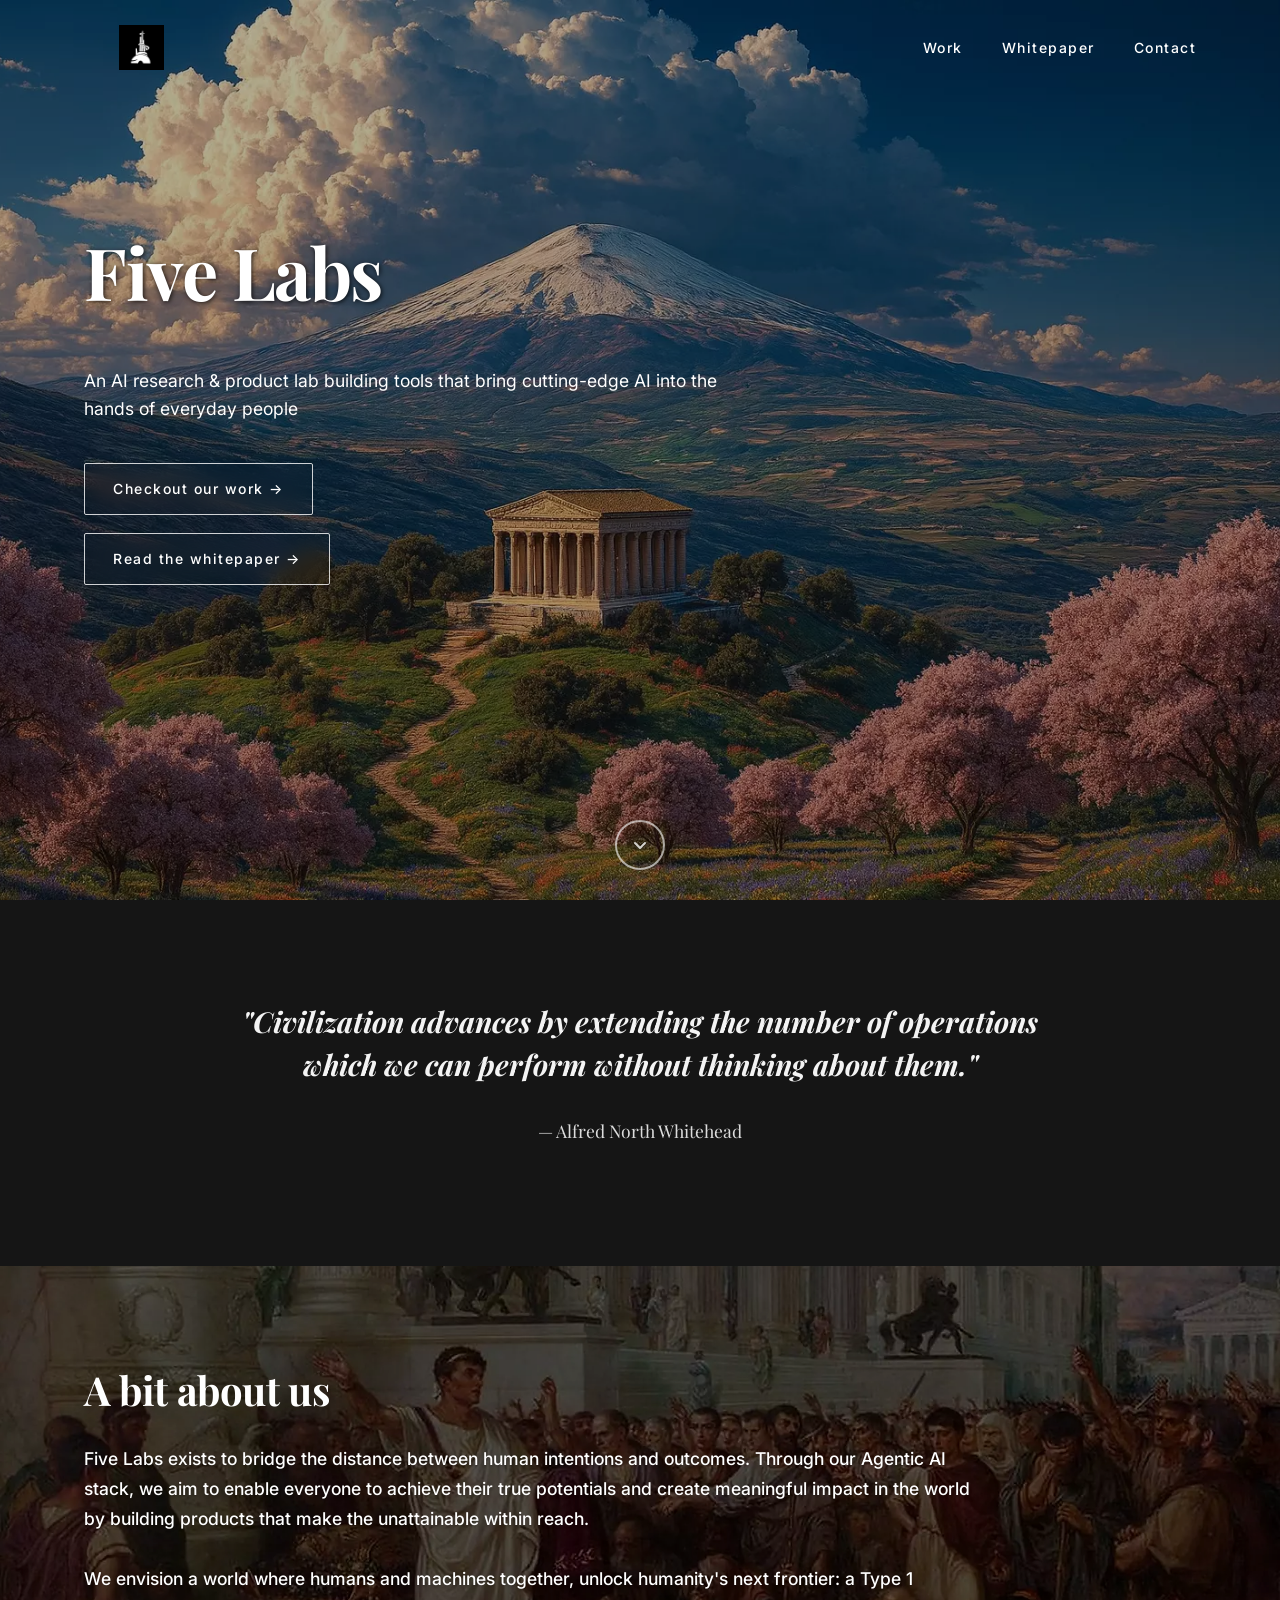
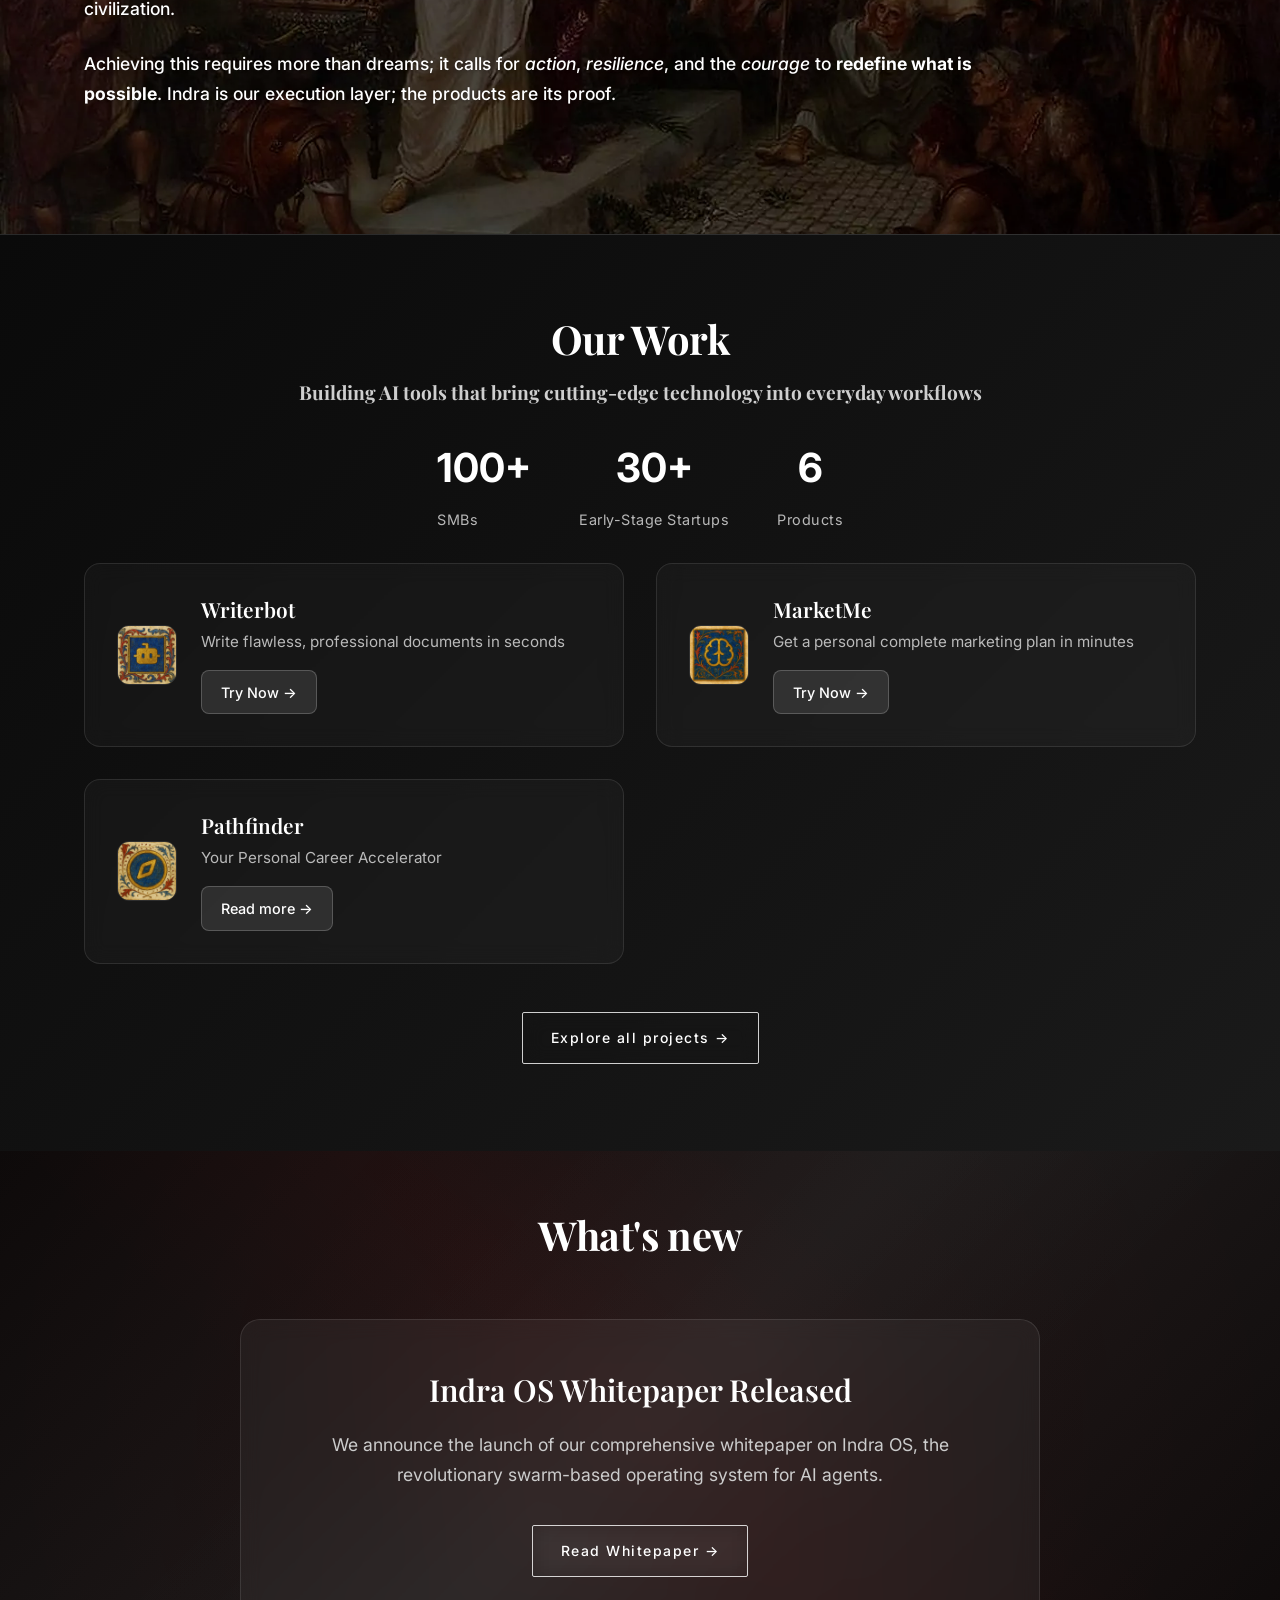
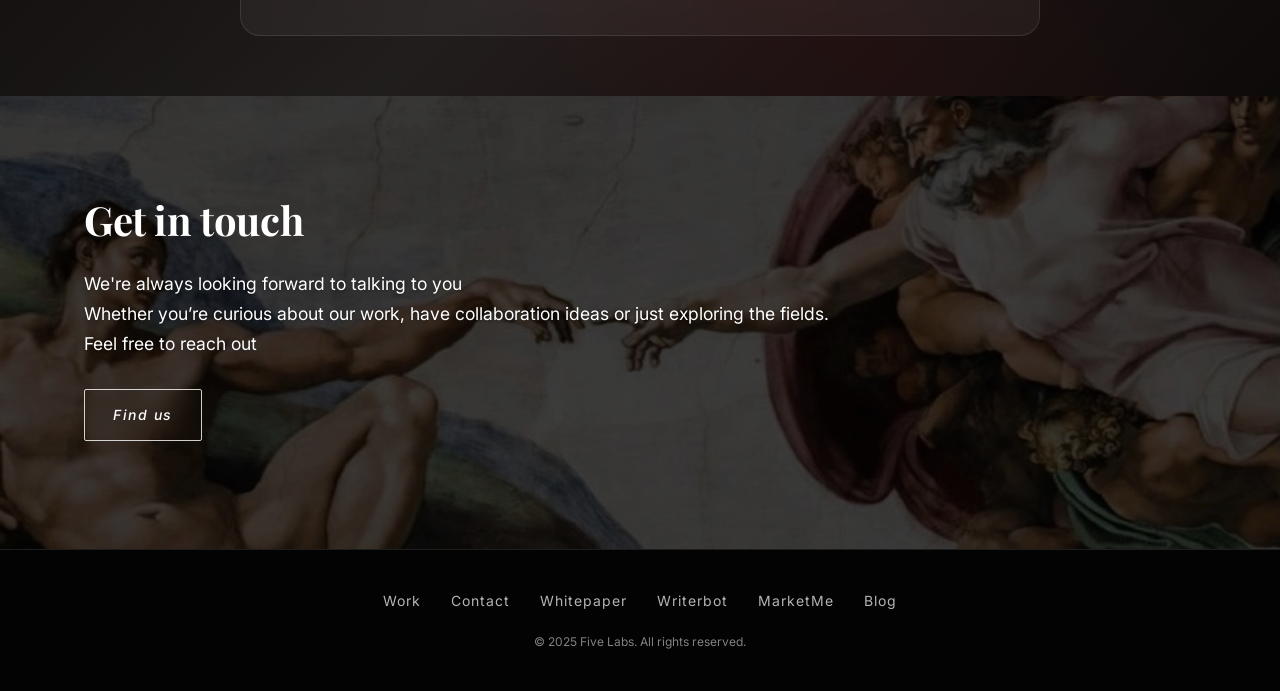
<file: index.html>
<!DOCTYPE html>
<html lang="en">
	<head>
		<meta charset="UTF-8" />
		<meta name="viewport" content="width=device-width, initial-scale=1.0" />
		<title>Five Labs - AI Research & Product Lab </title>
		<meta name="description" content="Transform your business with cutting-edge AI solutions. Discover IndraOS, Writerbot, MarketMe & advanced AI agent orchestration systems." />
		<meta name="keywords" content="AI research lab, artificial intelligence products, AI agents, machine learning solutions, IndraOS operating system, AI consciousness, swarm intelligence, AI tools, AI development, Five Labs" />
		<meta name="author" content="Five Labs" />
		<meta name="robots" content="index, follow, max-snippet:-1, max-image-preview:large, max-video-preview:-1" />
		<meta name="googlebot" content="index, follow" />
		<meta name="bingbot" content="index, follow" />
		<meta name="theme-color" content="#000000" />
		<meta name="msapplication-TileColor" content="#000000" />
		<meta name="application-name" content="Five Labs" />
		<meta name="apple-mobile-web-app-title" content="Five Labs" />
		<meta name="apple-mobile-web-app-capable" content="yes" />
		<meta name="apple-mobile-web-app-status-bar-style" content="black-translucent" />
		
		<!-- Open Graph / Facebook -->
		<meta property="og:type" content="website" />
		<meta property="og:url" content="https://fivelabs.co/" />
		<meta property="og:title" content="Five Labs - AI Research & Product Lab" />
		<meta property="og:description" content="Transform your business with cutting-edge AI solutions. Discover IndraOS, Writerbot, MarketMe & advanced AI agent orchestration systems." />
		<meta property="og:image" content="https://fivelabs.co/images/open-banner.png" />
		<meta property="og:image:width" content="1200" />
		<meta property="og:image:height" content="630" />
		<meta property="og:site_name" content="Five Labs" />
		
		<!-- Twitter -->
		<meta property="twitter:card" content="summary_large_image" />
		<meta property="twitter:url" content="https://fivelabs.co/" />
		<meta property="twitter:title" content="Five Labs - AI Research & Product Lab" />
		<meta property="twitter:description" content="Transform your business with cutting-edge AI solutions. Discover IndraOS, Writerbot, MarketMe & advanced AI agent orchestration systems." />
		<meta property="twitter:image" content="https://fivelabs.co/images/open-banner.png" />
		<meta property="twitter:creator" content="@five" />
		<meta property="twitter:site" content="@five" />
		
		<!-- Canonical URL -->
		<link rel="canonical" href="https://fivelabs.co/" />
		<link
			href="https://fonts.googleapis.com/css2?family=Inter:wght@400;600&family=Playfair+Display:ital,wght@0,400;0,700;1,400&display=swap"
			rel="stylesheet"
		/>
		<link rel="icon" href="images/favicon.ico" type="image/x-icon" />
		<link rel="stylesheet" href="./css/style.css?v=2" />
		<link rel="stylesheet" href="./css/mobile.css?v=2" />
		
		<!-- Structured Data -->
		<script type="application/ld+json">
		{
			"@context": "https://schema.org",
			"@type": "Organization",
			"name": "Five Labs",
			"alternateName": "Five Labs AI Research Lab",
			"description": "Premier AI research & product lab building revolutionary artificial intelligence solutions. Specializing in AI agents, swarm intelligence, and cutting-edge AI products for business transformation.",
			"url": "https://fivelabs.co",
			"logo": {
				"@type": "ImageObject",
				"url": "https://fivelabs.co/images/black.webp",
			},
			"image": "https://fivelabs.co/images/open-banner.png",
			"foundingDate": "2022",
			"founder": {
				"@type": "Person",
				"name": "Five Labs Team"
			},
			"industry": "Artificial Intelligence",
			"numberOfEmployees": "10-50",
			"sameAs": [
				"https://twitter.com/five",
				"https://www.linkedin.com/in/probablymehul/",
				"https://substack.com/@probablysemicolons"
			],
			"contactPoint": {
				"@type": "ContactPoint",
				"email": "mehul@fivelabs.co",
				"contactType": "customer service",
				"availableLanguage": "English"
			},
			"address": {
				"@type": "PostalAddress",
				"addressCountry": "US"
			},
			"knowsAbout": [
				"Artificial Intelligence",
				"Machine Learning",
				"AI Agents",
				"Swarm Intelligence",
				"Operating Systems",
				"Research and Development",
				"Business Automation",
				"AI Tools",
				"Natural Language Processing"
			],
			"hasOfferCatalog": {
				"@type": "OfferCatalog",
				"name": "AI Products and Services",
				"itemListElement": [
					{
						"@type": "Offer",
						"itemOffered": {
							"@type": "SoftwareApplication",
							"name": "IndraOS",
							"description": "Swarm-based operating system for AI agents"
						}
					},
					{
						"@type": "Offer",
						"itemOffered": {
							"@type": "SoftwareApplication",
							"name": "Writerbot",
							"description": "AI writing assistant for business communication"
						}
					},
					{
						"@type": "Offer",
						"itemOffered": {
							"@type": "SoftwareApplication",
							"name": "MarketMe",
							"description": "AI marketing strategy generator"
						}
					}
				]
			}
		}
		</script>
		
		<!-- FAQ Schema for Rich Snippets -->
		<script type="application/ld+json">
		{
			"@context": "https://schema.org",
			"@type": "FAQPage",
			"mainEntity": [
				{
					"@type": "Question",
					"name": "What is Five Labs?",
					"acceptedAnswer": {
						"@type": "Answer",
						"text": "Five Labs is a premier AI research and product lab building revolutionary artificial intelligence solutions. We specialize in AI agents, swarm intelligence, and cutting-edge AI products that transform business operations."
					}
				},
				{
					"@type": "Question",
					"name": "What AI products does Five Labs offer?",
					"acceptedAnswer": {
						"@type": "Answer",
						"text": "Five Labs offers several AI products including IndraOS (swarm-based operating system for AI agents), Writerbot (AI writing assistant), MarketMe (AI marketing strategy generator), and Pathfinder (AI career accelerator)."
					}
				},
				{
					"@type": "Question",
					"name": "What is IndraOS?",
					"acceptedAnswer": {
						"@type": "Answer",
						"text": "IndraOS is Five Labs' revolutionary swarm-based operating system for AI agents. It enables composition, coordination, and monitoring of specialized AI agents with shared memory, robust tool access, and strict execution models."
					}
				}
			]
		}
		</script>
		
		<!-- Website Schema -->
		<script type="application/ld+json">
		{
			"@context": "https://schema.org",
			"@type": "WebSite",
			"name": "Five Labs",
			"alternateName": "Five Labs AI Research Lab",
			"url": "https://fivelabs.co",
			"description": "Premier AI research lab building revolutionary artificial intelligence products and solutions",
			"potentialAction": {
				"@type": "SearchAction",
				"target": {
					"@type": "EntryPoint",
					"urlTemplate": "https://fivelabs.co/work.html?q={search_term_string}"
				},
				"query-input": "required name=search_term_string"
			},
			"publisher": {
				"@type": "Organization",
				"name": "Five Labs",
				"logo": "https://fivelabs.co/images/black.webp"
			}
		}
		</script>

	</head>
	<body>
		<nav>
			<div class="container">
				<a href="./index.html" class="logo">
					<img src="images/black.webp" alt="Five Labs Logo" />
				</a>
				<div class="links">
					<a href="./work.html">Work</a>
					<a href="./whitepaper.html">Whitepaper</a>
					<a href="./contact.html">Contact</a>
				</div>
				<button class="hamburger" onclick="toggleMobileMenu()" aria-label="Toggle mobile menu" aria-expanded="false" aria-controls="mobileMenu">
					<span></span>
					<span></span>
					<span></span>
				</button>
			</div>
			<nav class="mobile-menu" id="mobileMenu" role="navigation" aria-label="Mobile navigation">
				<a href="./work.html">Work</a>
				<a href="./whitepaper.html">Whitepaper</a>
				<a href="./contact.html">Contact</a>
			</nav>
		</nav>

		<section class="hero">
			<div class="container hero-content">
				<h1>Five Labs</h1>
				<br />
				<p>
					An AI research & product lab building tools that bring cutting-edge AI into the hands of everyday people
				</p>
				<a href="./work.html" class="btn" style="margin-bottom: 10px;" >Checkout our work →</a> <br/>
				<a href="./whitepaper.html" class="btn">Read the whitepaper →</a>
			</div>
			<div class="scroll-indicator">
				<div class="scroll-arrow">
					<svg width="24" height="24" viewBox="0 0 24 24" fill="none" xmlns="http://www.w3.org/2000/svg">
						<path d="M7 10L12 15L17 10" stroke="currentColor" stroke-width="2" stroke-linecap="round" stroke-linejoin="round"/>
					</svg>
				</div>
			</div>
		</section>

        <section class="quotes">
            <div class="container">
                <blockquote class="elegant-quote">
                    <p class="quote-text">
                        "Civilization advances by extending the number of operations which we can perform without thinking about them."
                    </p>
                    <p class="quote-author">
                        — Alfred North Whitehead
					</p>
                </blockquote>
            </div>

        </section>

		<section class="intro">
			<div class="container">
				<h2>A bit about us</h2>

				<p>
					Five Labs exists to bridge the distance between human intentions and outcomes. Through our Agentic AI stack, we aim to enable everyone to achieve their true potentials and create meaningful impact in the world by building products that make the unattainable within reach. 
					
					<br /><br />
					We envision a world where humans and machines together, unlock humanity's next frontier: a Type 1 civilization. 
				</p>
				<p>
					Achieving this requires more than dreams; it calls for <i>action</i>, <i>resilience</i>, and the <i>courage</i> to <b>redefine what is possible</b>. Indra is our execution layer; the products are its proof.
				</p>
			</div>
		</section>

		<section class="products-preview">
			<div class="container">
				<h2>Our Work</h2>
				<h4 class="products-intro">Building AI tools that bring cutting-edge technology into everyday workflows</h4>
				
				<div class="credibility-stats">
					<div>
						<span class="stat-number">100+</span>
						<span class="stat-label">SMBs</span>
					</div>
					<div>
						<span class="stat-number">30+</span>
						<span class="stat-label">Early-Stage Startups</span>
					</div>
					<div>
						<span class="stat-number">6</span>
						<span class="stat-label">Products</span>
					</div>
				</div>

				<div class="products-grid">
					<div class="product-card">
						<div class="product-logo">
							<img src="images/writerbot.webp" alt="Writerbot" />
						</div>
						<div class="product-info">
							<h3>Writerbot</h3>
							<p>Write flawless, professional documents in seconds</p>
							<a href="https://writerbot.cc" class="product-btn">Try Now →</a>
						</div>
					</div>

					<div class="product-card">
						<div class="product-logo">
							<img src="images/marketme.webp" alt="MarketMe" />
						</div>
						<div class="product-info">
							<h3>MarketMe</h3>
							<p>Get a personal complete marketing plan in minutes</p>
							<a href="https://marketme.cc" class="product-btn">Try Now →</a>
						</div>
					</div>

					<div class="product-card">
						<div class="product-logo">
							<img src="images/pathfinder.webp" alt="Pathfinder" />
						</div>
						<div class="product-info">
							<h3>Pathfinder</h3>
							<p>Your Personal Career Accelerator</p>
							<a href="./work.html#pathfinder" class="product-btn">Read more →</a>
						</div>
					</div>
				</div>

				<div class="view-all-work">
					<a href="./work.html" class="btn">Explore all projects →</a>
				</div>
			</div>
		</section>

		<section class="news">
			<div class="container">
				<div class="news-content">
					<h2>What's new</h2>
					<div class="news-item">
						<h3>Indra OS Whitepaper Released</h3>
						<p>We announce the launch of our comprehensive whitepaper on Indra OS, the revolutionary swarm-based operating system for AI agents.</p>
						<a href="./whitepaper.html" class="btn">Read Whitepaper →</a>
					</div>
				</div>
			</div>
		</section>

		<section class="contact">
			<div class="container">
				<h2>Get in touch</h2>
				<p>
					We're always looking forward to talking to you <br />
					Whether you’re curious about our work, have collaboration ideas or just exploring the fields. <br />
					Feel free to reach out
				</p>
				<a href="./contact.html" class="btn"><em>Find us</em></a>
			</div>
		</section>

		<footer>
			<div class="container">
				<div class="footer-links">
					<a href="./work.html">Work</a>
					<a href="./contact.html">Contact</a>
					<a href="./whitepaper.html">Whitepaper</a>
					<a href="https://writerbot.cc">Writerbot</a>
					<a href="https://marketme.cc">MarketMe</a>
					<a href="https://substack.com/@fivelabs">Blog</a>
				</div>
				<div class="copyright">
					© 2025 Five Labs. All rights reserved.
				</div>
			</div>
		</footer>
		<script src="./js/scripts.js"></script>
		<script>
			// Change nav background on scroll (custom for index.html)
			window.addEventListener("scroll", () => {
				const nav = document.querySelector("nav");
				if (window.scrollY > 250) {
					nav.style.background = "rgba(0, 0, 0, 0.8)";
				} else {
					nav.style.background = "transparent";
				}
			});
		</script>
	</body>
</html>
</file>
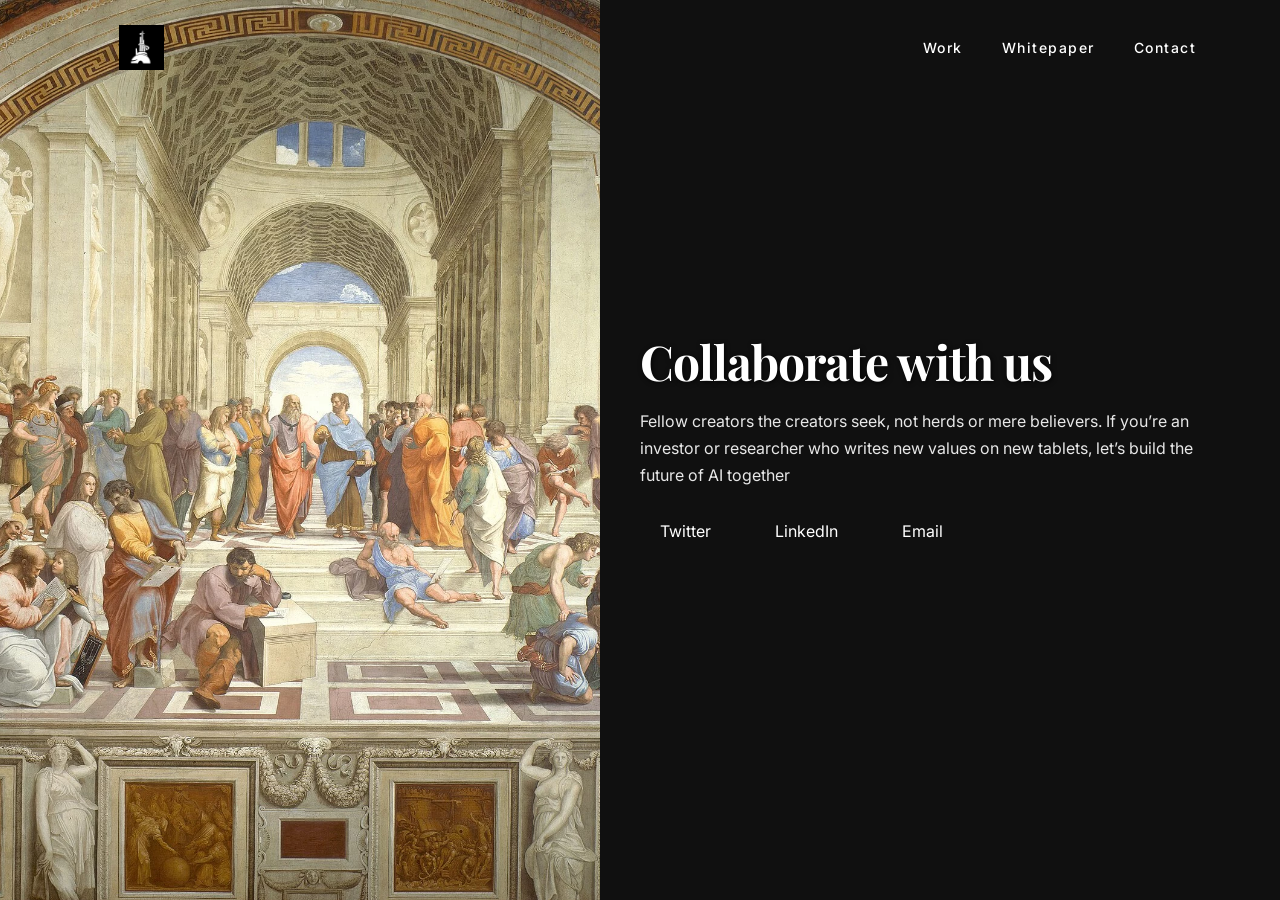
<file: contact.html>
<!DOCTYPE html>
<html lang="en">
	<head>
		<meta charset="UTF-8" />
		<meta name="viewport" content="width=device-width, initial-scale=1.0" />
		<title>Five Labs | Contact Us</title>
		<meta name="description" content="Connect with Five Labs for AI research collaboration, partnerships, or inquiries. Reach out to our team of AI researchers and innovators building the future of artificial intelligence." />
		<meta name="keywords" content="contact Five Labs, AI research collaboration, artificial intelligence partnership, AI consulting, machine learning experts, Five Labs" />
		<meta name="author" content="Five Labs" />
		
		<!-- Critical SEO Meta Tags for 2025 -->
		<meta name="robots" content="index, follow, max-snippet:-1, max-image-preview:large, max-video-preview:-1" />
		<meta name="googlebot" content="index, follow, max-snippet:-1, max-image-preview:large, max-video-preview:-1" />
		<meta name="bingbot" content="index, follow, max-snippet:-1, max-image-preview:large, max-video-preview:-1" />
		<meta name="theme-color" content="#000000" />
		<meta name="msapplication-TileColor" content="#000000" />
		<meta name="application-name" content="Five Labs" />
		<meta name="apple-mobile-web-app-title" content="Five Labs" />
		<meta name="apple-mobile-web-app-capable" content="yes" />
		<meta name="apple-mobile-web-app-status-bar-style" content="black-translucent" />
		
		<!-- Open Graph / Facebook -->
		<meta property="og:type" content="website" />
		<meta property="og:url" content="https://fivelabs.co/contact.html" />
		<meta property="og:title" content="Five Labs - Contact Us" />
		<meta property="og:description" content="Connect with our team of AI researchers and innovators. Let's collaborate on the future of artificial intelligence." />
		<meta property="og:image" content="https://fivelabs.co/images/open-banner.png" />
		
		<!-- Twitter -->
		<meta property="twitter:card" content="summary_large_image" />
		<meta property="twitter:url" content="https://fivelabs.co/contact.html" />
		<meta property="twitter:title" content="Contact Five Labs - AI Research Collaboration" />
		<meta property="twitter:description" content="Connect with our team of AI researchers and innovators." />
		<meta property="twitter:image" content="https://fivelabs.co/images/open-banner.png" />
		
		<!-- Canonical URL -->
		<link rel="canonical" href="https://fivelabs.co/contact.html" />
		<link
			href="https://fonts.googleapis.com/css2?family=Inter:wght@400;600&family=Playfair+Display:ital,wght@0,400;0,700;1,400&display=swap"
			rel="stylesheet"
		/>
		<link rel="icon" href="images/favicon.ico" type="image/x-icon" />
		<link rel="stylesheet" href="./css/style.css?v=3" />
		<link rel="stylesheet" href="./css/mobile.css?v=3" />
		
		<!-- Structured Data -->
		<script type="application/ld+json">
		{
			"@context": "https://schema.org",
			"@type": "ContactPage",
			"name": "Contact Five Labs",
			"description": "Connect with Five Labs for AI research collaboration, partnerships, or inquiries.",
			"url": "https://fivelabs.co/contact.html",
			"mainEntity": {
				"@type": "Organization",
				"name": "Five Labs",
				"url": "https://fivelabs.co",
				"contactPoint": {
					"@type": "ContactPoint",
					"email": "mehul@fivelabs.co",
					"contactType": "customer service"
				},
				"sameAs": [
					"https://twitter.com/five",
					"https://www.linkedin.com/in/probablymehul/"
				]
			}
		}
		</script>

	</head>
	<body>
		<nav>
			<div class="container">
				<a href="./index.html" class="logo">
					<img src="images/black.webp" alt="Five Labs Logo" />
				</a>
				<div class="links">
					<a href="./work.html">Work</a>
					<a href="./whitepaper.html">Whitepaper</a>
					<a href="./contact.html">Contact</a>
				</div>
				<button class="hamburger" onclick="toggleMobileMenu()" aria-label="Toggle mobile menu" aria-expanded="false" aria-controls="mobileMenu">
					<span></span>
					<span></span>
					<span></span>
				</button>
			</div>
			<nav class="mobile-menu" id="mobileMenu" role="navigation" aria-label="Mobile navigation">
				<a href="./work.html">Work</a>
				<a href="./whitepaper.html">Whitepaper</a>
				<a href="./contact.html">Contact</a>
			</nav>
		</nav>

		<section class="contact-section">
			<div class="left"></div>
			<div class="right">
				<h1>Collaborate with us</h1>
				<p>Fellow creators the creators seek, not herds or mere believers. If you’re an investor or researcher who writes new values on new tablets, let’s build the future of AI together</p>
				<div class="social-links">
					<a href="https://twitter.com/five" target="_blank"
						>Twitter</a
					>
					<a
						href="https://www.linkedin.com/in/probablymehul/"
						target="_blank"
						>LinkedIn</a
					>
					<a href="mailto:mehul@fivelabs.co">Email</a>
				</div>
			</div>
		</section>
		<script src="./js/scripts.js"></script>
		<script>
			// Change nav background on scroll (custom for contact.html)
			window.addEventListener("scroll", () => {
				const nav = document.querySelector("nav");
				if (window.scrollY > 10) {
					nav.style.background = "rgba(0, 0, 0, 0.8)";
				} else {
					nav.style.background = "transparent";
				}
			});
		</script>
	</body>
</html>
</file>
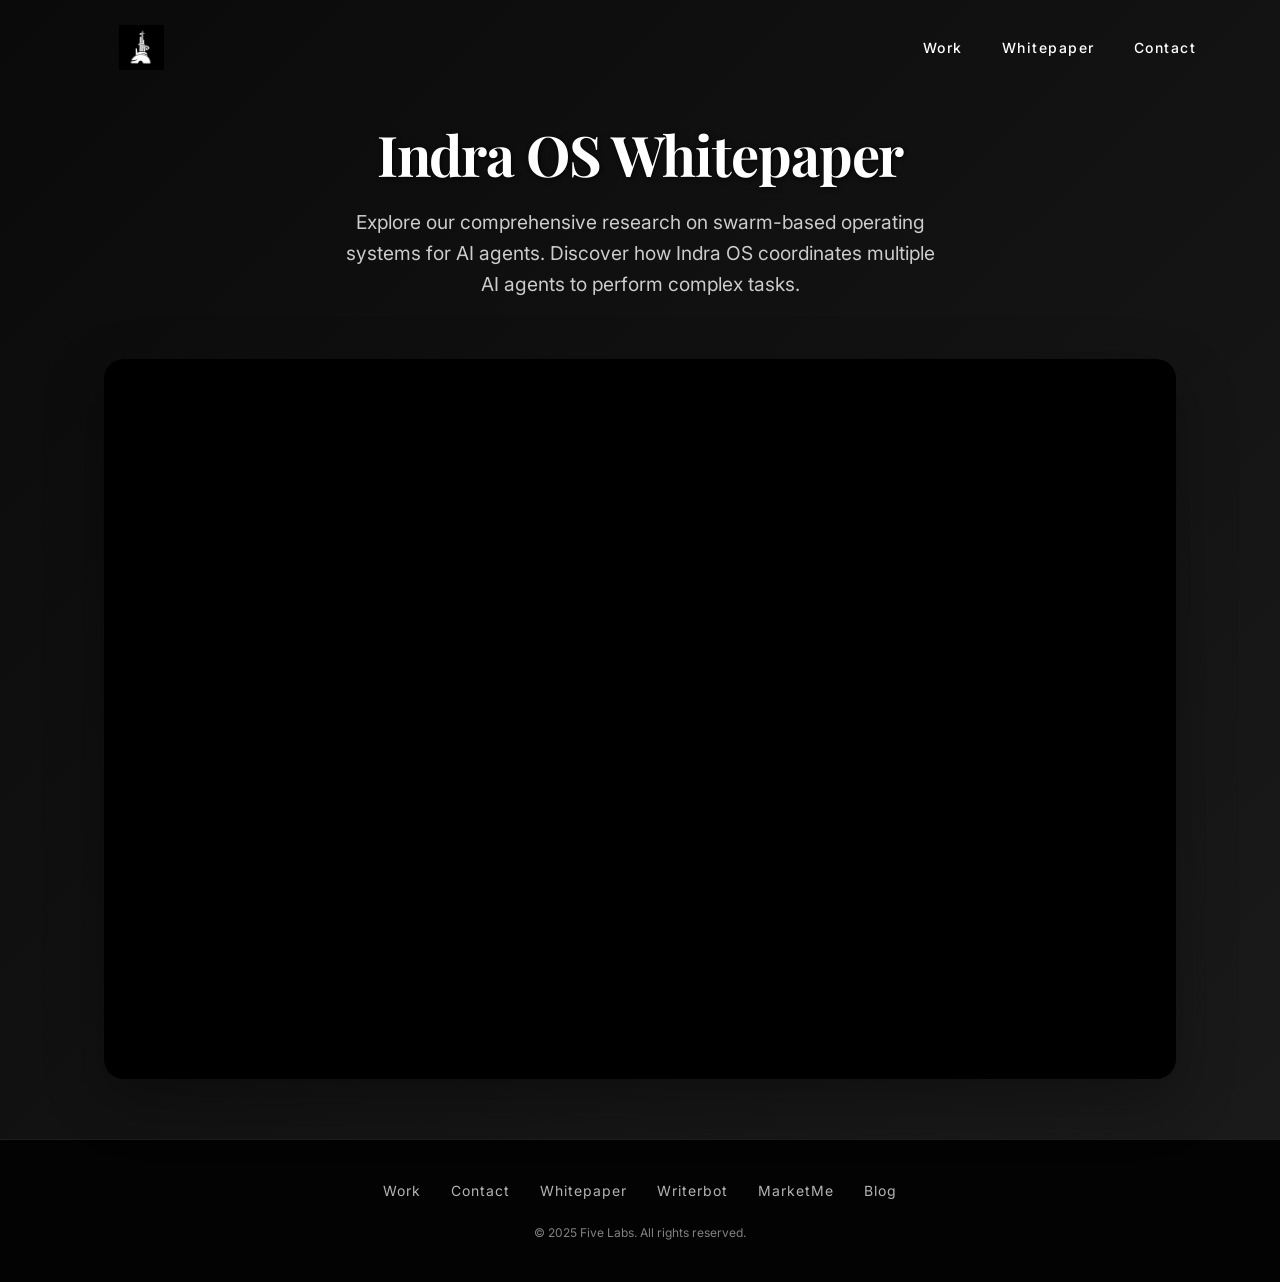
<file: whitepaper.html>
<!DOCTYPE html>
<html lang="en">
	<head>
		<meta charset="UTF-8" />
		<meta name="viewport" content="width=device-width, initial-scale=1.0" />
		<title>Indra OS Whitepaper - Five Labs | Swarm-Based AI Operating System Research</title>
		<meta name="description" content="Indra OS: the whitepaper by Five Labs." />
		<meta name="keywords" content="Indra OS, AI whitepaper, AI operating system, swarm intelligence, multi-agent systems, AI research paper, artificial intelligence whitepaper, Five Labs research" />
		<meta name="author" content="Five Labs" />
		
		<!-- Critical SEO Meta Tags for 2025 -->
		<meta name="robots" content="index, follow, max-snippet:-1, max-image-preview:large, max-video-preview:-1" />
		<meta name="googlebot" content="index, follow, max-snippet:-1, max-image-preview:large, max-video-preview:-1" />
		<meta name="bingbot" content="index, follow, max-snippet:-1, max-image-preview:large, max-video-preview:-1" />
		<meta name="theme-color" content="#000000" />
		<meta name="msapplication-TileColor" content="#000000" />
		<meta name="application-name" content="Five Labs" />
		<meta name="apple-mobile-web-app-title" content="Five Labs" />
		<meta name="apple-mobile-web-app-capable" content="yes" />
		<meta name="apple-mobile-web-app-status-bar-style" content="black-translucent" />
		
		<!-- Open Graph / Facebook -->
		<meta property="og:type" content="article" />
		<meta property="og:url" content="https://fivelabs.co/whitepaper.html" />
		<meta property="og:title" content="Indra OS: the whitepaper by Five Labs." />
		<meta property="og:description" content="Comprehensive research on swarm-based operating systems for AI agents. Discover how IndraOS coordinates multiple AI agents for complex tasks." />
		<meta property="og:image" content="https://fivelabs.co/images/open-banner.png" />
		
		<!-- Twitter -->
		<meta property="twitter:card" content="summary_large_image" />
		<meta property="twitter:url" content="https://fivelabs.co/whitepaper.html" />
		<meta property="twitter:title" content="Indra OS Whitepaper" />
		<meta property="twitter:description" content="Cutting edge research by Five Labs." />
		<meta property="twitter:image" content="https://fivelabs.co/images/open-banner.png" />
		
		<!-- Canonical URL -->
		<link rel="canonical" href="https://fivelabs.co/whitepaper.html" />
		<link
			href="https://fonts.googleapis.com/css2?family=Inter:wght@400;600&family=Playfair+Display:ital,wght@0,400;0,700;1,400&display=swap"
			rel="stylesheet"
		/>
		<link rel="icon" href="images/favicon.ico" type="image/x-icon" />
		<link rel="stylesheet" href="./css/style.css" />
		<link rel="stylesheet" href="./css/mobile.css" />
		
		<!-- Structured Data -->
		<script type="application/ld+json">
		{
			"@context": "https://schema.org",
			"@type": "ScholarlyArticle",
			"name": "IndraOS Whitepaper",
			"headline": "IndraOS: A Swarm-Based Operating System for AI Agents",
			"description": "Comprehensive research on swarm-based operating systems for AI agents. Discover how IndraOS coordinates multiple AI agents for complex tasks.",
			"url": "https://fivelabs.co/whitepaper.html",
			"author": {
				"@type": "Organization",
				"name": "Five Labs",
				"url": "https://fivelabs.co"
			},
			"publisher": {
				"@type": "Organization",
				"name": "Five Labs",
				"url": "https://fivelabs.co"
			},
			"about": [
				"Artificial Intelligence",
				"Operating Systems",
				"Swarm Intelligence",
				"Multi-agent Systems"
			],
			"keywords": "IndraOS, AI operating system, swarm intelligence, multi-agent systems, AI research",
			"inLanguage": "en"
		}
		</script>
		<style>
			.whitepaper-section {
				padding: 120px 0 60px;
				min-height: 100vh;
				background: linear-gradient(135deg, #0a0a0a 0%, #1a1a1a 100%);
			}

			.whitepaper-header {
				text-align: center;
				margin-bottom: 60px;
			}

			.whitepaper-header h1 {
				font-family: 'Playfair Display', serif;
				font-size: 3.5rem;
				font-weight: 700;
				color: #ffffff;
				margin-bottom: 20px;
				line-height: 1.2;
			}

			.whitepaper-header p {
				font-family: 'Inter', sans-serif;
				font-size: 1.2rem;
				color: #cccccc;
				max-width: 600px;
				margin: 0 auto;
				line-height: 1.6;
			}

			.pdf-container {
				max-width: 1200px;
				margin: 0 auto;
				padding: 0 20px;
				position: relative;
			}

			.pdf-wrapper {
				background: #000000;
				border-radius: 20px;
				box-shadow: 0 20px 60px rgba(0, 0, 0, 0.3);
				overflow: hidden;
				position: relative;
			}

			.pdf-wrapper::before {
				content: '';
				position: absolute;
				top: 0;
				left: 0;
				right: 0;
				height: 4px;
				z-index: 1;
			}

			.pdf-embed {
				width: 100%;
				height: 80vh;
				min-height: 600px;
				border: none;
				display: block;
			}

			.mobile-pdf-notice {
				display: none;
				background: #1a1a1a;
				border: 2px solid #333;
				border-radius: 10px;
				padding: 30px;
				text-align: center;
				margin: 20px 0;
			}

			.mobile-pdf-notice h3 {
				color: #ffffff;
				margin-bottom: 15px;
				font-size: 1.5rem;
			}

			.mobile-pdf-notice p {
				color: #cccccc;
				margin-bottom: 20px;
				line-height: 1.6;
			}

			.mobile-pdf-notice .btn {
				display: inline-block;
				padding: 12px 24px;
				background: #ffffff;
				color: #000000;
				text-decoration: none;
				border-radius: 5px;
				font-weight: 600;
				transition: all 0.3s ease;
			}

			.mobile-pdf-notice .btn:hover {
				background: #f0f0f0;
				transform: translateY(-2px);
			}
			
			@media (max-width: 768px) {
				.whitepaper-section {
					padding: 100px 0 40px;
				}

				.whitepaper-header h1 {
					font-size: 2.5rem;
				}

				.whitepaper-header p {
					font-size: 1rem;
				}

				.pdf-embed {
					height: 70vh;
					min-height: 500px;
				}

				.pdf-wrapper {
					border-radius: 15px;
				}

				.mobile-pdf-notice {
					display: block;
				}
			}
		</style>
	</head>
	<body>
			<nav>
			<div class="container">
				<a href="./index.html" class="logo">
					<img src="images/black.webp" alt="Five Labs Logo" />
				</a>
				<div class="links">
					<a href="./work.html">Work</a>
					<a href="./whitepaper.html">Whitepaper</a>
					<a href="./contact.html">Contact</a>
				</div>
				<button class="hamburger" onclick="toggleMobileMenu()" aria-label="Toggle mobile menu" aria-expanded="false" aria-controls="mobileMenu">
					<span></span>
					<span></span>
					<span></span>
				</button>
			</div>
			<nav class="mobile-menu" id="mobileMenu" role="navigation" aria-label="Mobile navigation">
				<a href="./work.html">Work</a>
				<a href="./whitepaper.html">Whitepaper</a>
				<a href="./contact.html">Contact</a>
			</nav>
		</nav>

		<section class="whitepaper-section">
			<div class="container">
				<div class="whitepaper-header">
					<h1>Indra OS Whitepaper</h1>
					<p>
						Explore our comprehensive research on swarm-based operating systems for AI agents.
						Discover how Indra OS coordinates multiple AI agents to perform complex tasks.
					</p>
				</div>

				<div class="pdf-container">
					<!-- Mobile PDF Notice -->
					<div class="mobile-pdf-notice">
						<h3>📱 Mobile PDF Viewer</h3>
						<p>For the best reading experience on mobile devices, we recommend downloading the PDF directly to your device.</p>
						<a href="images/IndraOS.pdf" class="btn" download>Download PDF</a>
					</div>

					<div class="pdf-wrapper">
						<iframe
							src="images/IndraOS.pdf"
							class="pdf-embed"
							title="IndraOS Whitepaper"
							frameborder="0"
							allowfullscreen
						>
							<p>Your browser doesn't support PDF viewing. 
							<a href="images/IndraOS.pdf" download>Download the PDF</a> instead.</p>
						</iframe>
					</div>
				</div>
			</div>
		</section>

		<footer>
			<div class="container">
				<div class="footer-links">
					<a href="./work.html">Work</a>
					<a href="./contact.html">Contact</a>
					<a href="./whitepaper.html">Whitepaper</a>
					<a href="https://writerbot.cc">Writerbot</a>
					<a href="https://marketme.cc">MarketMe</a>
					<a href="https://substack.com/@fivelabs">Blog</a>
				</div>
				<div class="copyright">
					© 2025 Five Labs. All rights reserved.
				</div>
			</div>
		</footer>

		<script src="./js/scripts.js"></script>
		<script>
			// Change nav background on scroll (custom for whitepaper.html)
			window.addEventListener("scroll", () => {
				const nav = document.querySelector("nav");
				if (window.scrollY > 10) {
					nav.style.background = "rgba(0, 0, 0, 0.8)";
				} else {
					nav.style.background = "transparent";
				}
			});
		</script>
	</body>
</html>
</file>
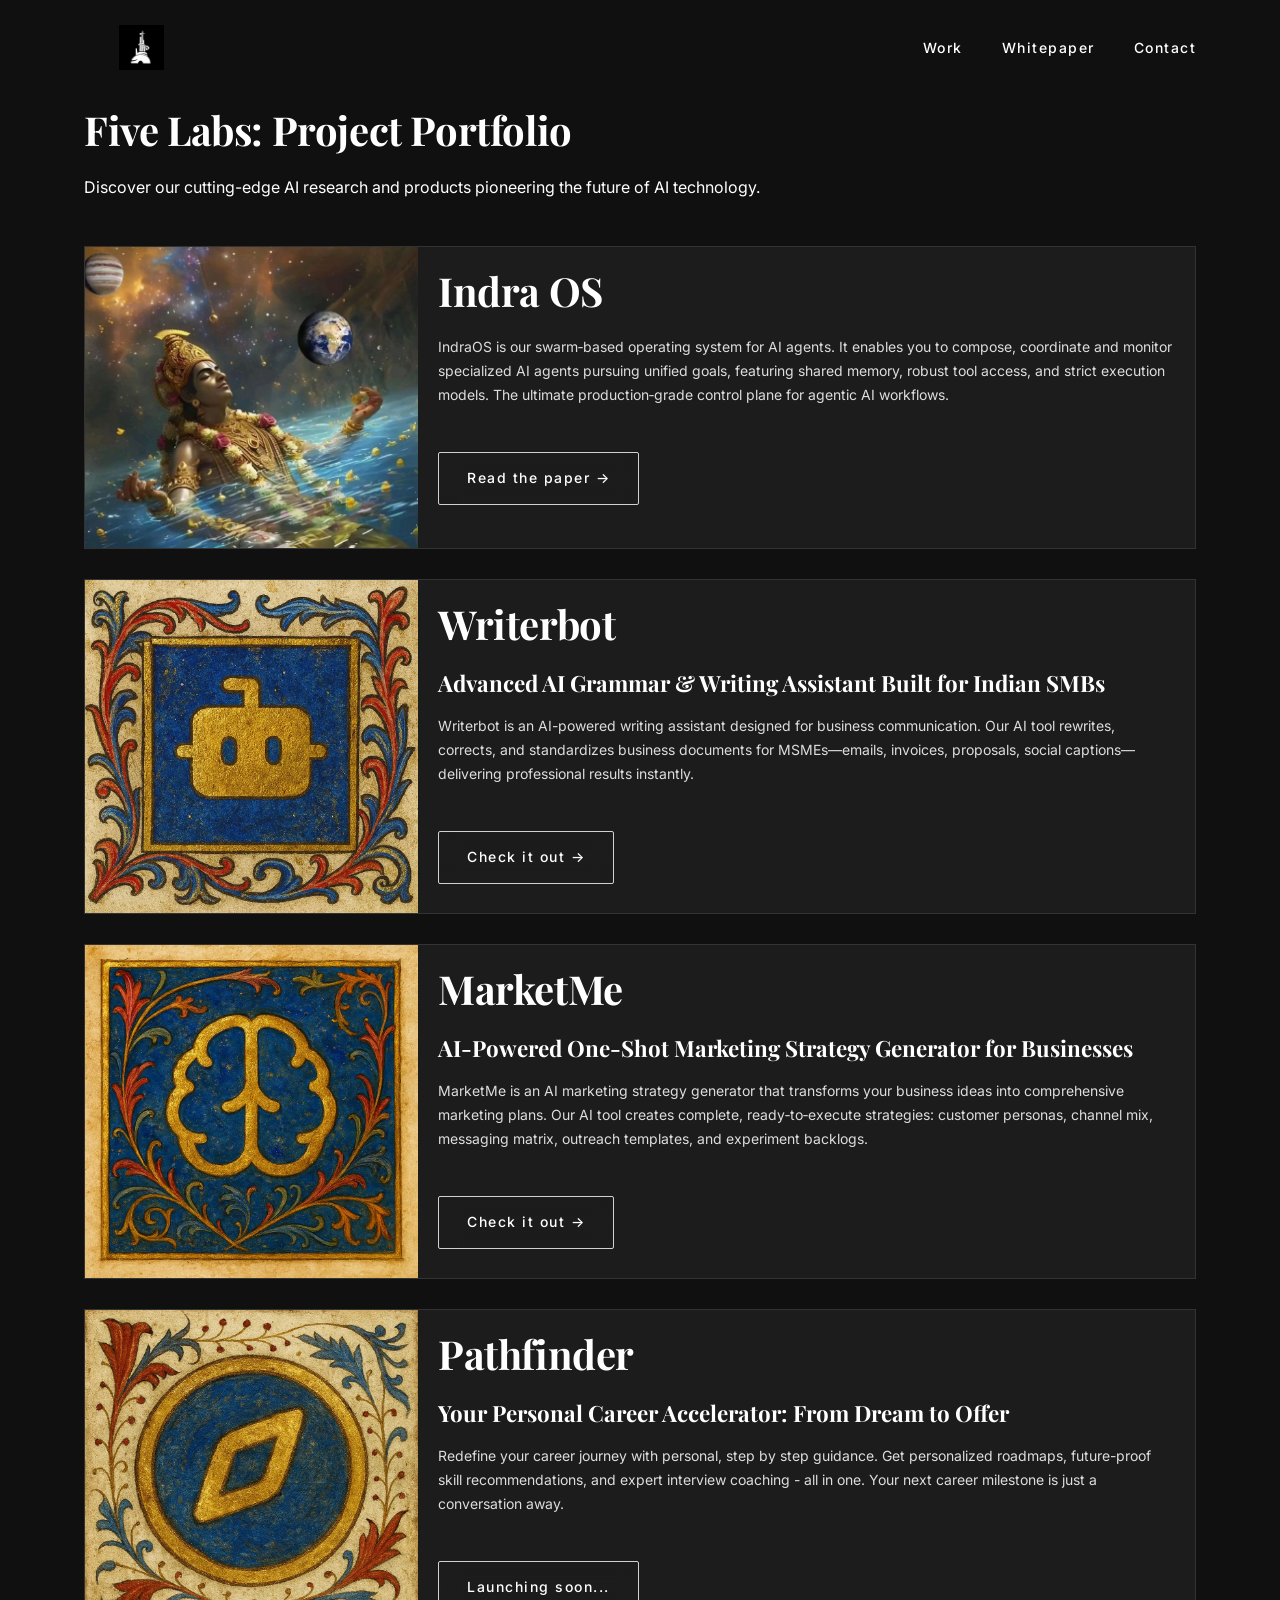
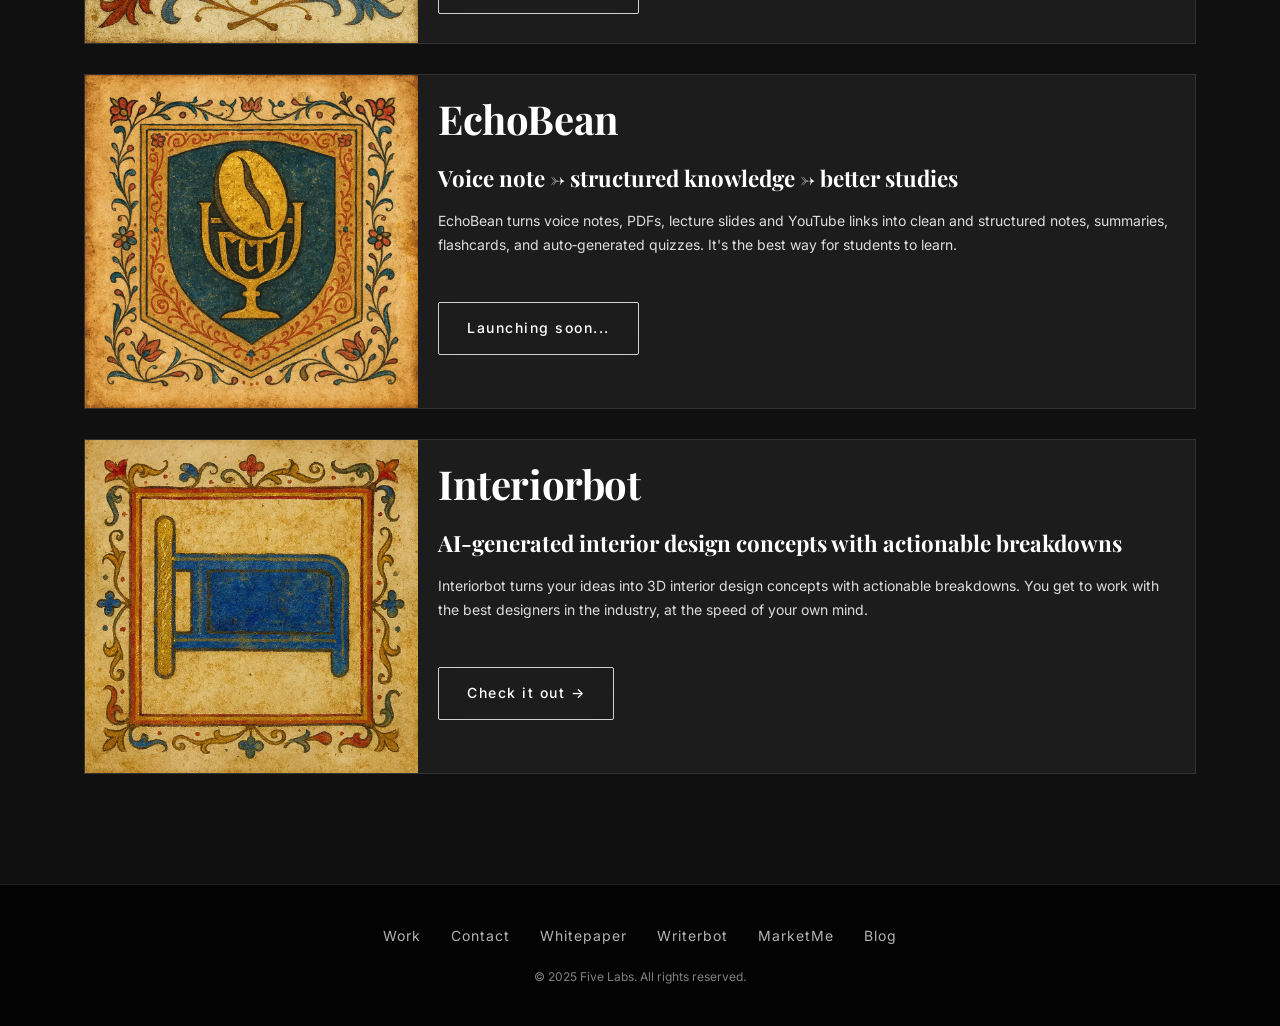
<file: work.html>
<!DOCTYPE html>
<html lang="en">
	<head>
		<meta charset="UTF-8" />
		<meta name="viewport" content="width=device-width, initial-scale=1.0" />
		<title>Five Labs | Projects and Research</title>
		<meta name="description" content="Discover Five Labs' cutting-edge AI projects: IndraOS, Writerbot, MarketMe & more revolutionary AI solutions." />
		<meta name="keywords" content="AI projects, IndraOS operating system, Writerbot AI writing assistant, MarketMe marketing automation, AI research projects, machine learning solutions, artificial intelligence products, business AI tools, Five Labs" />
		<meta name="author" content="Five Labs" />
		<meta name="robots" content="index, follow, max-snippet:-1, max-image-preview:large, max-video-preview:-1" />
		<meta name="googlebot" content="index, follow" />
		<meta name="bingbot" content="index, follow" />
		
		<!-- Open Graph / Facebook -->
		<meta property="og:type" content="website" />
		<meta property="og:url" content="https://fivelabs.co/work.html" />
		<meta property="og:title" content="Five Labs | Projects and Research" />
		<meta property="og:description" content="Discover Five Labs' cutting-edge AI projects: IndraOS, Writerbot, MarketMe & more revolutionary AI solutions." />
		<meta property="og:image" content="https://fivelabs.co/images/open-banner.png" />
		
		<!-- Twitter -->
		<meta property="twitter:card" content="summary_large_image" />
		<meta property="twitter:url" content="https://fivelabs.co/work.html" />
		<meta property="twitter:title" content="Five Labs | Projects and Research" />
		<meta property="twitter:description" content="Discover Five Labs' cutting-edge AI projects: IndraOS, Writerbot, MarketMe & more revolutionary AI solutions." />
		<meta property="twitter:image" content="https://fivelabs.co/images/open-banner.png" />
		
		<!-- Canonical URL -->
		<link rel="canonical" href="https://fivelabs.co/work.html" />
		<link
			href="https://fonts.googleapis.com/css2?family=Inter:wght@400;600&family=Playfair+Display:ital,wght@0,400;0,700;1,400&display=swap"
			rel="stylesheet"
		/>
		<link rel="icon" href="images/favicon.ico" type="image/x-icon" />
		<link rel="stylesheet" href="./css/style.css" />
		<link rel="stylesheet" href="./css/mobile.css" />
		
		<!-- Structured Data -->
		<script type="application/ld+json">
		{
			"@context": "https://schema.org",
			"@type": "CollectionPage",
			"name": "Our Projects - Five Labs",
			"description": "Explore Five Labs' innovative AI projects including IndraOS, Writerbot, MarketMe, and more.",
			"url": "https://fivelabs.co/work.html",
			"mainEntity": {
				"@type": "ItemList",
				"itemListElement": [
					{
						"@type": "SoftwareApplication",
						"name": "Indra OS",
						"description": "Swarm-based operating system for AI agents",
						"applicationCategory": "Operating System",
						"operatingSystem": "Cross-platform"
					},
					{
						"@type": "SoftwareApplication",
						"name": "Writerbot",
						"description": "Grammar & Writing assistant built for Indian SMBs",
						"applicationCategory": "Writing Assistant",
						"url": "https://writerbot.cc"
					},
					{
						"@type": "SoftwareApplication",
						"name": "MarketMe",
						"description": "One-shot marketing strategy generator",
						"applicationCategory": "Marketing Tool",
						"url": "https://marketme.cc"
					}
				]
			},
			"publisher": {
				"@type": "Organization",
				"name": "Five Labs",
				"url": "https://fivelabs.co"
			}
		}
		</script>
	</head>
	<body>
		<nav>
			<div class="container">
				<a href="./index.html" class="logo">
					<img src="images/black.webp" alt="Five Labs Logo" />
				</a>
				<div class="links">
					<a href="./work.html">Work</a>
					<a href="./whitepaper.html">Whitepaper</a>
					<a href="./contact.html">Contact</a>
				</div>
				<button class="hamburger" onclick="toggleMobileMenu()" aria-label="Toggle mobile menu" aria-expanded="false" aria-controls="mobileMenu">
					<span></span>
					<span></span>
					<span></span>
				</button>
			</div>
			<nav class="mobile-menu" id="mobileMenu" role="navigation" aria-label="Mobile navigation">
				<a href="./work.html">Work</a>
				<a href="./whitepaper.html">Whitepaper</a>
				<a href="./contact.html">Contact</a>
			</nav>
		</nav>

		<section class="projects-section">
			<div class="container">
				<br/>
				<h2>Five Labs: Project Portfolio</h2>
				<p>Discover our cutting-edge AI research and products pioneering the future of AI technology.</p>
				<br/>

				<div class="project-card">
					<img src="images/vishnu.jpg" alt="IndraOS" />
					<div class="project-card-content">
						<h2>Indra OS</h2>
						<p>
							IndraOS is our swarm‑based operating system for AI agents. It enables you to compose, coordinate and monitor specialized AI agents pursuing unified goals, featuring shared memory, robust tool access, and strict execution models. The ultimate production‑grade control plane for agentic AI workflows.
						</p>
						<br/>
						<a href="./whitepaper.html" class="btn">Read the paper →</a>
					</div>
				</div>

				<div class="project-card">
					<img src="images/writerbot.webp" alt="Writerbot" />
					<div class="project-card-content">
						<h2>Writerbot</h2>
						<h4>Advanced AI Grammar & Writing Assistant Built for Indian SMBs</h4>
						<p>
							Writerbot is an AI-powered writing assistant designed for business communication. Our AI tool rewrites, corrects, and standardizes business documents for MSMEs—emails, invoices, proposals, social captions—delivering professional results instantly.
						</p>
						<br/>
						<a href="https://writerbot.cc" class="btn">Check it out →</a>
					</div>
				</div>

				<div class="project-card">
					<img src="images/marketme.webp" alt="MarketMe" />
					<div class="project-card-content">
						<h2>MarketMe</h2>
						<h4>
							AI-Powered One‑Shot Marketing Strategy Generator for Businesses
						</h4>
						<p>
							MarketMe is an AI marketing strategy generator that transforms your business ideas into comprehensive marketing plans. Our AI tool creates complete, ready‑to‑execute strategies: customer personas, channel mix, messaging matrix, outreach templates, and experiment backlogs.
						</p>
						<br/>
						<a href="https://marketme.cc" class="btn">Check it out →</a>
					</div>
				</div>

				<div class="project-card">
					<img src="images/pathfinder.webp" alt="Pathfinder" />
					<div class="project-card-content">
						<h2>Pathfinder</h2>
						<h4>
							Your Personal Career Accelerator: From Dream to Offer
						</h4>
						<p>
							Redefine your career journey with personal, step by step guidance. Get personalized roadmaps, future-proof skill recommendations, and expert interview coaching - all in one. Your next career milestone is just a conversation away.
						</p>
						<br/>
						<a href="#" class="btn">Launching soon...</a>
					</div>
				</div>
				<div class="project-card">
					<img src="images/echobean.webp" alt="EchoBean - Voice note to structured knowledge converter" />
					<div class="project-card-content">
						<h2>EchoBean</h2>
						<h4>
							Voice note → structured knowledge → better studies
						</h4>
						<p>
							EchoBean turns voice notes, PDFs, lecture slides and YouTube links into clean and structured notes, summaries, flashcards, and auto‑generated quizzes. It's the best way for students to learn.
						</p>
						<br/>
						<a href="#" class="btn">Launching soon...</a>
					</div>
				</div>
				<div class="project-card">
					<img src="images/interiorbot.webp" alt="Interiorbot - AI-generated interior design concepts" />
					<div class="project-card-content">
						<h2>Interiorbot</h2>
						<h4>
							AI-generated interior design concepts with actionable breakdowns
						</h4>
						<p>
							Interiorbot turns your ideas into 3D interior design concepts with actionable breakdowns. You get to work with the best designers in the industry, at the speed of your own mind.
						</p>
						<br/>
						<a href="https://interiorbot.xyz" class="btn">Check it out →</a>
					</div>
				</div>

			</div>
		</section>
		<footer>
			<div class="container">
				<div class="footer-links">
					<a href="./work.html">Work</a>
					<a href="./contact.html">Contact</a>
					<a href="./whitepaper.html">Whitepaper</a>
					<a href="https://writerbot.cc">Writerbot</a>
					<a href="https://marketme.cc">MarketMe</a>
					<a href="https://substack.com/@fivelabs">Blog</a>
				</div>
				<div class="copyright">
					© 2025 Five Labs. All rights reserved.
				</div>
			</div>
		</footer>
		<script src="./js/scripts.js"></script>
		<script>
			// Change nav background on scroll (custom for work.html)
			window.addEventListener("scroll", () => {
				const nav = document.querySelector("nav");
				if (window.scrollY > 10) {
					nav.style.background = "rgba(0, 0, 0, 0.8)";
				} else {
					nav.style.background = "transparent";
				}
			});
		</script>
	</body>
</html>
</file>
<file: css/style.css>
/* Import mobile styles */
@import url('mobile.css');

/* Reset and base styles */
* {
	margin: 0;
	padding: 0;
	box-sizing: border-box;
}

body {
	font-family: "Inter", sans-serif;
	background-color: rgba(0, 0, 0, 0.939);
	color: white;
	line-height: 1.6;
	-webkit-font-smoothing: antialiased;
	-moz-osx-font-smoothing: grayscale;
}

/* Font optimization - fonts loaded via Google Fonts link */

/* Container */
.container {
	width: 90%;
	max-width: 1200px;
	margin: 0 auto;
	padding: 0 20px;
}

/* Navigation styles */
nav {
	position: fixed;
	top: 0;
	width: 100%;
	z-index: 1000;
	padding: 25px 0;
	background: rgba(0, 0, 0, 0);
	transition: all 0.3s ease;
}

nav .container {
	display: flex;
	justify-content: space-between;
	align-items: center;
}

.logo img {
	height: 45px;
	width: auto;
	display: block;
	transition: all 0.3s ease;
}

nav a {
	color: white;
	text-decoration: none;
	font-size: 14px;
	letter-spacing: 1.5px;
	margin-left: 35px;
	position: relative;
	transition: all 0.3s ease;
	font-weight: 500;
}

nav a::after {
	content: "";
	position: absolute;
	width: 100%;
	height: 2px;
	bottom: -8px;
	left: 0;
	background-color: white;
	transform: scaleX(0);
	transition: transform 0.3s ease;
}

nav a:hover {
	color: rgba(255, 255, 255, 0.8);
	transform: translateY(-1px);
}

nav a:hover::after,
nav a:focus::after {
	transform: scaleX(1);
}

nav a:focus {
	outline: 2px solid rgba(255, 255, 255, 0.8);
	outline-offset: 4px;
	border-radius: 2px;
}

/* Typography */
h1, h2, h3, h4 {
	font-family: "Playfair Display", serif;
}

h1 {
	font-size: 4.5rem;
	line-height: 1.1;
	margin-bottom: 30px;
	text-shadow: 1px 1px 5px rgba(0, 0, 0, 0.837);
	letter-spacing: -0.02em;
}

h1 span {
	text-shadow: none;
	font-style: italic;
	font-weight: 300;
	font-size: 3rem;
}

h2 {
	font-size: 2.5rem;
	margin-bottom: 20px;
	line-height: 1.2;
	letter-spacing: -0.01em;
}

h3 {
	font-size: 1.8rem;
	margin-bottom: 15px;
	line-height: 1.3;
}

h4 {
	font-size: 1.4rem;
	margin-bottom: 15px;
	line-height: 1.4;
}

p {
	line-height: 1.7;
	margin-bottom: 20px;
}

/* Button styles */
.btn {
	display: inline-block;
	padding: 14px 28px;
	background: transparent;
	border: 1.5px solid rgba(255, 255, 255, 0.8);
	color: white;
	text-decoration: none;
	font-size: 14px;
	letter-spacing: 1.5px;
	transition: all 0.3s ease;
	border-radius: 2px;
	font-weight: 500;
	backdrop-filter: blur(10px);
	position: relative;
	overflow: hidden;
}

.btn::before {
	content: '';
	position: absolute;
	top: 0;
	left: -100%;
	width: 100%;
	height: 100%;
	background: white;
	transition: left 0.3s ease;
	z-index: -1;
}

.btn:hover {
	color: black;
	border-color: white;
	transform: translateY(-2px);
	box-shadow: 0 8px 25px rgba(255, 255, 255, 0.15);
}

.btn:hover::before,
.btn:focus::before {
	left: 0;
}

.btn:focus {
	outline: 2px solid rgba(255, 255, 255, 0.8);
	outline-offset: 2px;
	color: black;
	border-color: white;
	transform: translateY(-2px);
	box-shadow: 0 8px 25px rgba(255, 255, 255, 0.15);
}

/* Hero section styles */
.hero {
	height: 100vh;
	min-height: 600px;
	background-image: url("../images/wow.webp");
	background-size: cover;
	background-position: center;
	display: flex;
	align-items: center;
	position: relative;
}

.hero::before {
	content: "";
	position: absolute;
	top: 0;
	left: 0;
	right: 0;
	bottom: 0;
	background: rgba(0, 0, 0, 0.3);
}

.hero-content {
	position: relative;
	z-index: 1;
	bottom: 30px;
}

.hero p {
	max-width: 650px;
	margin-bottom: 40px;
	font-size: 1.1rem;
	line-height: 1.6;
}

.hero .btn {
	margin-right: 15px;
	margin-bottom: 15px;
}

.caption {
	position: absolute;
	bottom: 20px;
	right: 20px;
	text-align: right;
	font-size: 12px;
	color: rgba(255, 255, 255, 0.7);
}

/* Scroll Indicator */
.scroll-indicator {
	position: absolute;
	bottom: 30px;
	left: 50%;
	transform: translateX(-50%);
	z-index: 2;
}

.scroll-arrow {
	width: 50px;
	height: 50px;
	border: 2px solid rgba(255, 255, 255, 0.6);
	border-radius: 50%;
	display: flex;
	align-items: center;
	justify-content: center;
	color: rgba(255, 255, 255, 0.8);
	cursor: pointer;
	transition: all 0.3s ease;
	animation: bounce 2s infinite;
}

.scroll-arrow:hover {
	border-color: rgba(255, 255, 255, 0.9);
	color: rgba(255, 255, 255, 1);
	transform: translateY(-3px);
	box-shadow: 0 5px 15px rgba(0, 0, 0, 0.2);
}

@keyframes bounce {
	0%, 20%, 50%, 80%, 100% {
		transform: translateY(0);
	}
	40% {
		transform: translateY(-8px);
	}
	60% {
		transform: translateY(-4px);
	}
}

/* Quotes section styles */
.quotes {
	padding: 100px 0;
	background: rgba(255, 255, 255, 0.02);
}

.elegant-quote {
	max-width: 900px;
	margin: 0 auto;
	text-align: center;
	padding: 0 40px;
}

.quote-text {
	font-family: "Playfair Display", serif;
	font-size: 1.8rem;
	line-height: 1.5;
	margin-bottom: 30px;
	font-style: italic;
	color: rgba(255, 255, 255, 0.95);
	font-weight: 700;
}

.quote-author {
	font-family: "Playfair Display", serif;
	font-size: 1.1rem;
	color: rgba(255, 255, 255, 0.85);
	text-align: center;
	font-weight: 400;
}

/* Intro section styles */
.intro {
    min-height: 60vh;
    padding: 100px 0;
    background-image: url("../images/whoweare.webp");
    background-size: cover;
    background-position: center;
    position: relative;
    display: flex;
    align-items: center;
}

.intro::before {
	content: "";
	position: absolute;
	top: 0;
	left: 0;
	right: 0;
	bottom: 0;
	background: rgba(0, 0, 0, 0.2);
}

.intro .container {
	position: relative;
	z-index: 1;
}

.intro h2 {
	font-family: "Playfair Display", serif;
	font-size: 2.5rem;
	margin-bottom: 30px;
}

.intro p {
	max-width: 900px;
	margin-bottom: 25px;
	color: rgb(255, 255, 255);
	font-size: 1.1rem;
	font-weight: 500;
	line-height: 1.7;
	text-shadow: 0 1px 3px rgba(0, 0, 0, 0.3);
}

/* Contact section styles */
.contact {
	min-height: 50vh;
	padding: 100px 0;
	text-align: left;
	background-image: url("../images/touch.jpg");
	background-size: cover;
	background-position: center;
	display: flex;
	align-items: center;
	position: relative;
}

.contact::before {
	content: "";
	position: absolute;
	top: 0;
	left: 0;
	right: 0;
	bottom: 0;
	background: rgba(0, 0, 0, 0.2);
}

.contact .container {
	position: relative;
	z-index: 1;
}

.contact h2 {
	font-family: "Playfair Display", serif;
	font-size: 2.5rem;
	margin-bottom: 25px;
}

.contact p {
	max-width: 800px;
	margin-bottom: 30px;
	color: rgb(255, 255, 255);
	font-size: 1.1rem;
	line-height: 1.7;
	text-shadow: 0 1px 3px rgba(0, 0, 0, 0.3);
}

/* Contact page specific styles */
.contact-section {
	display: flex;
	height: 100vh;
}

.left {
	flex: 1;
	background-image: url("../images/contact.webp");
	background-size: cover;
	background-position: center;
}

.right {
	flex: 1;
	padding: 80px 40px;
	display: flex;
	flex-direction: column;
	justify-content: center;
}

.right h1 {
	font-family: "Playfair Display", serif;
	font-size: 3rem;
	margin-bottom: 20px;
}

.right p {
	font-size: 1rem;
	color: rgba(255, 255, 255, 0.9);
	margin-bottom: 20px;
}

.social-links a {
	display: inline-block;
	font-size: 1rem;
	color: white;
	text-decoration: none;
	margin-bottom: 10px;
	margin-right: 20px;
	padding: 10px 20px;
	transition: all 0.5s ease;
}

.social-links a:hover {
	background-color: white;
	color: black;
	transform: translateY(-3px);
	box-shadow: 0 5px 15px rgba(255, 255, 255, 0.2);
}

/* Projects section styles */
.projects-section {
	padding: 80px 0;
}

.project-card {
	display: flex;
	background: rgba(255, 255, 255, 0.05);
	border: 1px solid rgba(255, 255, 255, 0.1);
	margin-bottom: 30px;
	overflow: hidden;
}

.project-card img {
	width: 30%;
	height: auto;
	object-fit: cover;
}

.project-card-content {
	padding: 20px;
	width: 70%;
}

.project-card h3 {
	font-family: "Playfair Display", serif;
	font-size: 1.8rem;
	margin-bottom: 10px;
}

.project-card p {
	color: rgba(255, 255, 255, 0.85);
	font-size: 14px;
	margin-bottom: 20px;
}

/* Mobile menu styles moved to mobile.css */

/* News Section */
.news {
	padding: 60px 0;
	background: linear-gradient(135deg, #0a0a0a 0%, #1a1a1a 50%, #0a0a0a 100%);
	position: relative;
	overflow: hidden;
}

.news::before {
	content: '';
	position: absolute;
	top: 0;
	left: 0;
	right: 0;
	bottom: 0;
	background: 
		linear-gradient(45deg, transparent 30%, rgba(255, 0, 0, 0.03) 50%, transparent 70%),
		linear-gradient(-45deg, transparent 30%, rgba(0, 255, 255, 0.02) 50%, transparent 70%);
}

.news::after {
	content: '';
	position: absolute;
	top: -50%;
	left: -50%;
	width: 200%;
	height: 200%;
	background: radial-gradient(circle, rgba(255, 0, 0, 0.05) 0%, transparent 70%);
}

.news-content {
	position: relative;
	z-index: 1;
	text-align: center;
	max-width: 900px;
	margin: 0 auto;
	padding: 0 20px;
}

.news h2 {
	font-family: 'Playfair Display', serif;
	font-size: 2.5rem;
	color: #ffffff;
	margin-bottom: 60px;
	text-align: center;
	font-weight: 700;
	line-height: 1.2;
}

.news-item {
	background: rgba(255, 255, 255, 0.05);
	border: 1px solid rgba(255, 255, 255, 0.1);
	border-radius: 20px;
	padding: 50px 40px;
	position: relative;
	backdrop-filter: blur(10px);
	transition: all 0.3s ease;
	max-width: 800px;
	margin: 0 auto;
}

.news-item:hover {
	transform: translateY(-5px);
	box-shadow: 0 20px 40px rgba(0, 0, 0, 0.3);
	border-color: rgba(255, 255, 255, 0.2);
}

.news-item h3 {
	font-family: 'Playfair Display', serif;
	font-size: 1.9rem;
	color: #ffffff;
	margin: 0 0 20px 0;
	font-weight: 600;
	line-height: 1.3;
}

.news-item p {
	font-family: 'Inter', sans-serif;
	font-size: 1.1rem;
	color: #cccccc;
	line-height: 1.7;
	margin-bottom: 35px;
	max-width: 700px;
	margin-left: auto;
	margin-right: auto;
	margin-bottom: 35px;
}

/* Products Preview Section */
.products-preview {
	padding: 80px 0;
	background: linear-gradient(135deg, #0a0a0a 0%, #1a1a1a 100%);
	border-top: 1px solid rgba(255, 255, 255, 0.1);
}

.products-preview h2 {
	font-size: 2.5rem;
	color: #ffffff;
	margin-bottom: 15px;
	text-align: center;
	font-weight: 700;
	line-height: 1.2;
}

.products-intro {
	text-align: center;
	margin-bottom: 30px;
	font-size: 1.2rem;
	color: rgba(255, 255, 255, 0.8);
	margin-left: auto;
	margin-right: auto;
	line-height: 1.5;
}

.credibility-stats {
	display: flex;
	justify-content: center;
	gap: 3rem;
	margin-bottom: 2rem;
	flex-wrap: wrap;
}

.stat {
	text-align: center;
	padding: 1.5rem;
	background: rgba(255, 255, 255, 0.05);
	border-radius: 12px;
	border: 1px solid rgba(255, 255, 255, 0.1);
	backdrop-filter: blur(10px);
	min-width: 150px;
	transition: all 0.3s ease;
}

.stat:hover {
	transform: translateY(-5px);
	background: rgba(255, 255, 255, 0.08);
	border-color: rgba(255, 255, 255, 0.2);
}

.stat-number {
	display: block;
	font-size: 2.5rem;
	font-weight: 700;
	color: #fff;
	margin-bottom: 0.5rem;
	font-family: 'Inter', sans-serif;
	text-align: center;
}

.stat-label {
	display: block;
	font-size: 0.9rem;
	color: rgba(255, 255, 255, 0.7);
	letter-spacing: 0.5px;
}

.products-grid {
	display: grid;
	grid-template-columns: repeat(auto-fit, minmax(350px, 1fr));
	gap: 2rem;
	margin-bottom: 3rem;
}

.product-card {
	display: flex;
	align-items: center;
	gap: 1.5rem;
	padding: 2rem;
	background: rgba(255, 255, 255, 0.03);
	border: 1px solid rgba(255, 255, 255, 0.1);
	border-radius: 16px;
	transition: all 0.3s ease;
	backdrop-filter: blur(10px);
}

.product-card:hover {
	transform: translateY(-8px);
	background: rgba(255, 255, 255, 0.06);
	border-color: rgba(255, 255, 255, 0.2);
	box-shadow: 0 20px 40px rgba(0, 0, 0, 0.3);
}

.product-logo {
	flex-shrink: 0;
	width: 60px;
	height: 60px;
	border-radius: 12px;
	overflow: hidden;
	border: 1px solid rgba(255, 255, 255, 0.1);
}

.product-logo img {
	width: 100%;
	height: 100%;
	object-fit: cover;
}

.product-info {
	flex: 1;
}

.product-info h3 {
	margin: 0 0 0.5rem 0;
	font-size: 1.3rem;
	font-weight: 600;
	color: #fff;
}

.product-info p {
	margin: 0 0 1rem 0;
	font-size: 0.95rem;
	color: rgba(255, 255, 255, 0.7);
	line-height: 1.5;
}

.product-btn {
	display: inline-flex;
	align-items: center;
	gap: 0.5rem;
	padding: 0.6rem 1.2rem;
	background: rgba(255, 255, 255, 0.1);
	color: #fff;
	text-decoration: none;
	border-radius: 8px;
	font-size: 0.9rem;
	font-weight: 500;
	transition: all 0.3s ease;
	border: 1px solid rgba(255, 255, 255, 0.2);
}

.product-btn:hover {
	background: rgba(255, 255, 255, 0.15);
	transform: translateX(3px);
	border-color: rgba(255, 255, 255, 0.3);
}

.view-all-work {
	text-align: center;
	margin-top: 2rem;
}

/* Footer styles */
footer {
	background: rgba(0, 0, 0, 0.8);
	padding: 40px 0;
	text-align: center;
	border-top: 1px solid rgba(255, 255, 255, 0.1);
}

footer .footer-links {
	display: flex;
	justify-content: center;
	gap: 30px;
	margin-bottom: 20px;
	flex-wrap: wrap;
}

footer .footer-links a {
	color: rgba(255, 255, 255, 0.7);
	text-decoration: none;
	font-size: 14px;
	letter-spacing: 1px;
	transition: color 0.3s ease;
}

footer .footer-links a:hover {
	color: white;
}

footer .copyright {
	color: rgba(255, 255, 255, 0.5);
	font-size: 12px;
	margin-top: 20px;
}

/* Responsive styles moved to mobile.css */
</file>
<file: css/mobile.css>
/* Mobile and Responsive Styles */

/* Mobile menu styles */
.hamburger {
	display: none;
	flex-direction: column;
	cursor: pointer;
	padding: 5px;
	background: transparent;
	border: none;
	border-radius: 4px;
	transition: all 0.3s ease;
}

.hamburger:focus {
	outline: 2px solid rgba(255, 255, 255, 0.8);
	outline-offset: 2px;
}

.hamburger span {
	width: 25px;
	height: 3px;
	background-color: white;
	margin: 3px 0;
	transition: 0.3s;
}

.hamburger.active span:nth-child(1) {
	transform: rotate(-45deg) translate(-5px, 6px);
}

.hamburger.active span:nth-child(2) {
	opacity: 0;
}

.hamburger.active span:nth-child(3) {
	transform: rotate(45deg) translate(-5px, -6px);
}

.mobile-menu {
	display: none;
	position: fixed;
	top: 90px;
	left: 0;
	width: 100%;
	background: rgba(0, 0, 0, 0.95);
	padding: 20px 0;
	z-index: 999;
}

.mobile-menu.active {
	display: block;
}

.mobile-menu a {
	display: block;
	color: white;
	text-decoration: none;
	font-size: 18px;
	letter-spacing: 2px;
	padding: 15px 0;
	text-align: center;
	border-bottom: 1px solid rgba(255, 255, 255, 0.1);
	transition: background 0.3s ease;
}

.mobile-menu a:hover,
.mobile-menu a:focus {
	background: rgba(255, 255, 255, 0.1);
	outline: 2px solid rgba(255, 255, 255, 0.8);
	outline-offset: -2px;
}

/* Tablet styles */
@media (max-width: 1024px) {
	.container {
		width: 95%;
		padding: 0 15px;
	}
	
	.hamburger {
		display: flex;
	}
	
	.links {
		display: none;
	}
}

/* Mobile styles */
@media (max-width: 768px) {
	nav {
		padding: 20px 0;
	}
	
	.logo img {
		height: 35px;
	}
	
	h1 {
		font-size: 3rem;
		margin-bottom: 20px;
	}
	
	h2 {
		font-size: 2rem;
		margin-bottom: 15px;
	}
	
	h3 {
		font-size: 1.5rem;
		margin-bottom: 12px;
	}
	
	h4 {
		font-size: 1.2rem;
		margin-bottom: 10px;
	}
	
	p {
		font-size: 0.95rem;
		margin-bottom: 15px;
	}
	
	.btn {
		padding: 12px 20px;
		font-size: 0.9rem;
	}
	
	.hero {
		min-height: 70vh;
	}
	
	.hero-content {
		bottom: 20px;
	}
	
	.contact-section {
		flex-direction: column;
	}
	
	.left {
		height: 40vh;
	}
	
	.right {
		padding: 40px 20px;
	}
	
	.right h1 {
		font-size: 2.5rem;
	}
	
	.project-card {
		flex-direction: column;
		text-align: center;
	}
	
	.project-card img {
		width: 100%;
		height: 200px;
		object-fit: cover;
	}
	
	.project-card-content {
		width: 100%;
		padding: 15px;
	}
}

/* Small mobile styles */
@media (max-width: 480px) {
	.container {
		padding: 0 10px;
	}
	
	h1 {
		font-size: 2.5rem;
	}
	
	h2 {
		font-size: 1.8rem;
	}
	
	.hero {
		min-height: 60vh;
	}
	
	.hero-content {
		bottom: 15px;
	}
	
	.hero h1 {
		font-size: 4rem;
		margin-bottom: 20px;
	}
	
	.hero p {
		font-size: 0.95rem;
		margin-bottom: 25px;
		line-height: 1.5;
	}
	
	.hero .btn {
		max-width: 100%;
		padding: 12px 18px;
		font-size: 0.9rem;
	}
	
	.project-card {
		padding: 1.2rem;
		border-radius: 10px;
	}
	
	.quotes {
		padding: 60px 0;
	}
	
	.quotes .elegant-quote {
		padding: 0 15px;
	}
	
	.quote-text {
		font-size: 1.2rem;
		line-height: 1.4;
		margin-bottom: 20px;
	}
	
	.quote-author {
		font-size: 0.9rem;
	}
	
	.intro {
		padding: 60px 0;
	}
	
	.intro h2 {
		font-size: 1.7rem;
		margin-bottom: 20px;
	}
	
	.intro p {
		font-size: 0.95rem;
		margin-bottom: 18px;
	}
	
	.contact {
		padding: 60px 0;
	}
	
	.contact h2 {
		font-size: 1.7rem;
		margin-bottom: 18px;
	}
	
	.contact p {
		font-size: 0.95rem;
		margin-bottom: 20px;
	}
	
	.scroll-indicator {
		bottom: 15px;
	}
	
	.scroll-arrow {
		width: 35px;
		height: 35px;
	}
	
	.products-preview {
		padding: 60px 0;
	}
	
	.products-preview h2 {
		font-size: 1.7rem;
		margin-bottom: 12px;
	}
	
	.products-intro {
		font-size: 1rem;
		margin-bottom: 40px;
		padding: 0 5px;
	}
	
	.credibility-stats {
		gap: 1rem;
		flex-direction: column;
		align-items: center;
		margin-bottom: 40px;
	}
	
	.stat {
		padding: 1rem;
		min-width: 120px;
		width: 90%;
		max-width: 220px;
	}
	
	.stat-number {
		font-size: 2rem;
	}
	
	.stat-label {
		font-size: 0.85rem;
	}
	
	.product-card {
		padding: 1.2rem;
		flex-direction: column;
		text-align: center;
		gap: 1rem;
		border-radius: 10px;
	}
	
	.product-logo {
		align-self: center;
		width: 50px;
		height: 50px;
	}
	
	.product-info h3 {
		font-size: 1.2rem;
		margin-bottom: 8px;
	}
	
	.product-info p {
		font-size: 0.9rem;
		margin-bottom: 12px;
		line-height: 1.4;
	}
	
	.product-btn {
		padding: 0.6rem 1.1rem;
		font-size: 0.9rem;
		align-self: center;
		max-width: 200px;
	}
	
	footer {
		padding: 30px 0;
	}
	
	footer .footer-links {
		gap: 12px;
		margin-bottom: 15px;
	}
	
	footer .footer-links a {
		font-size: 13px;
	}
	
	footer .copyright {
		font-size: 11px;
		margin-top: 15px;
	}
}
</file>
